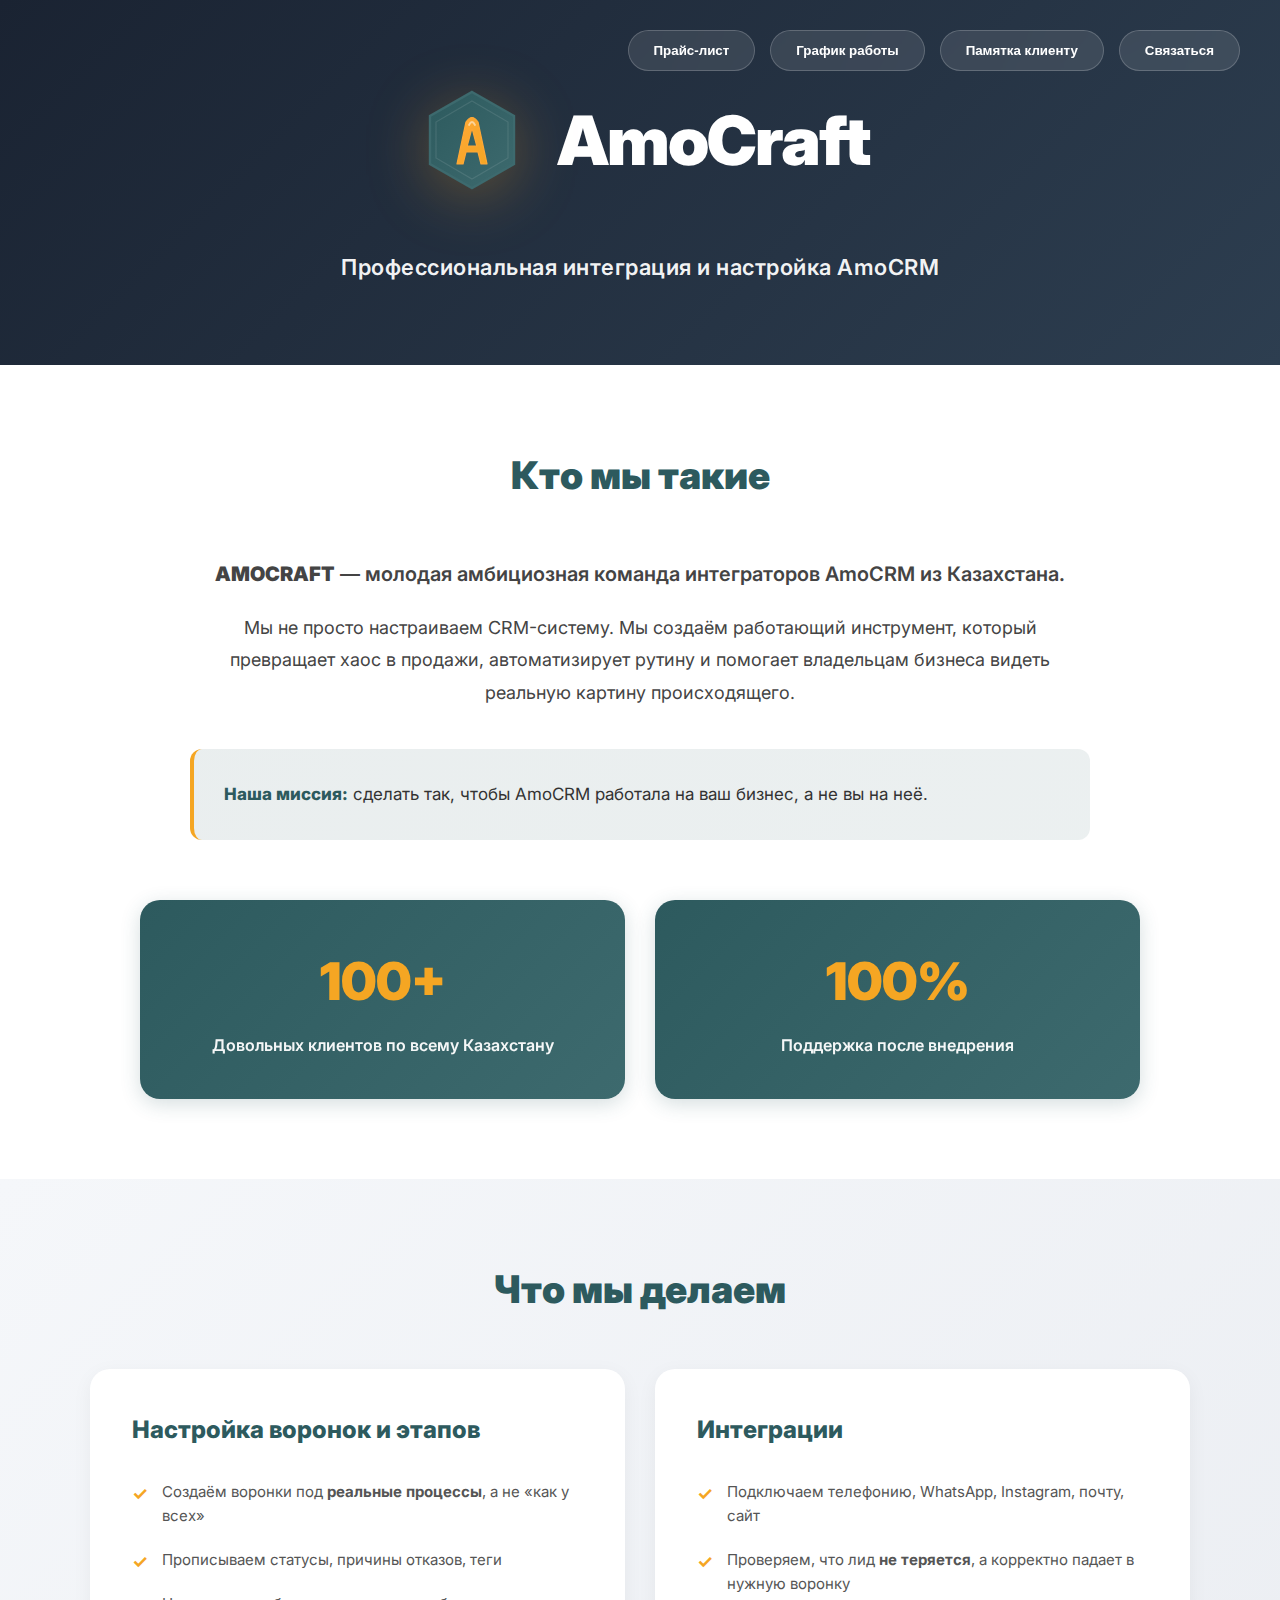
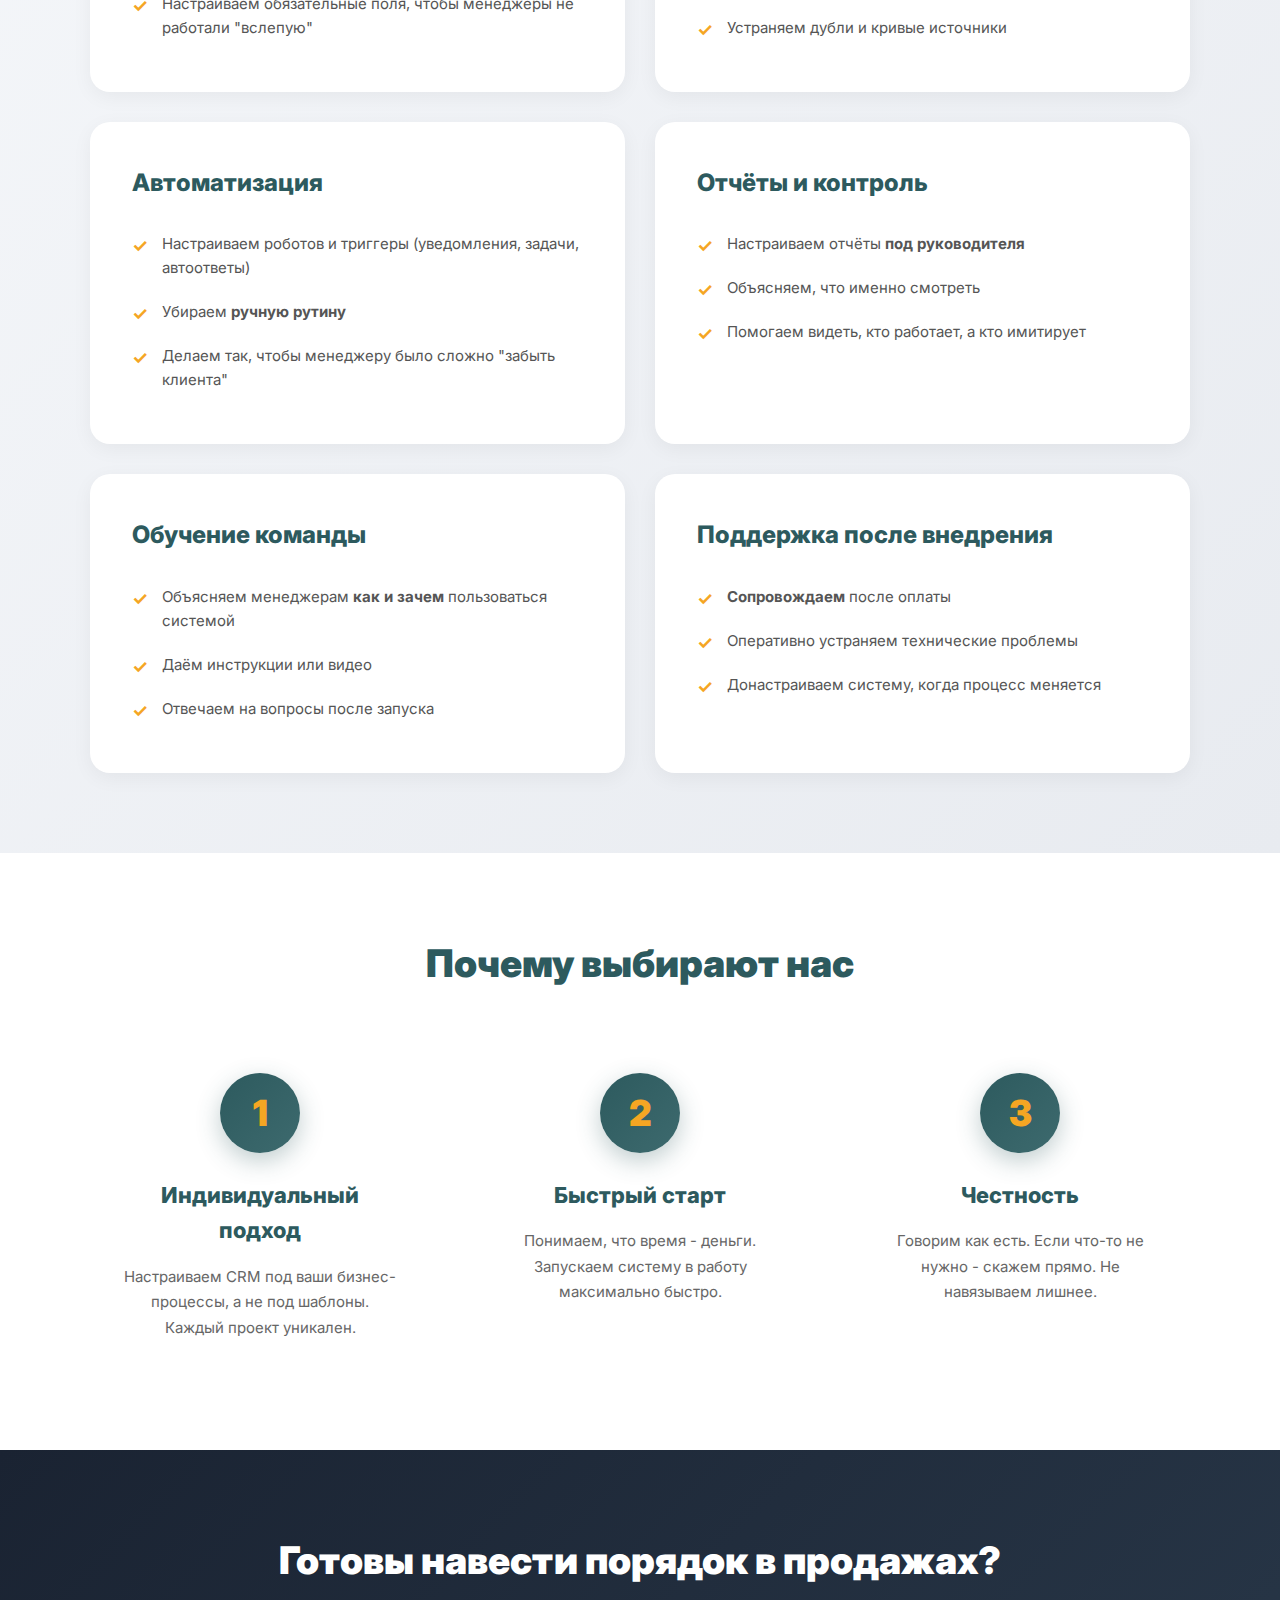
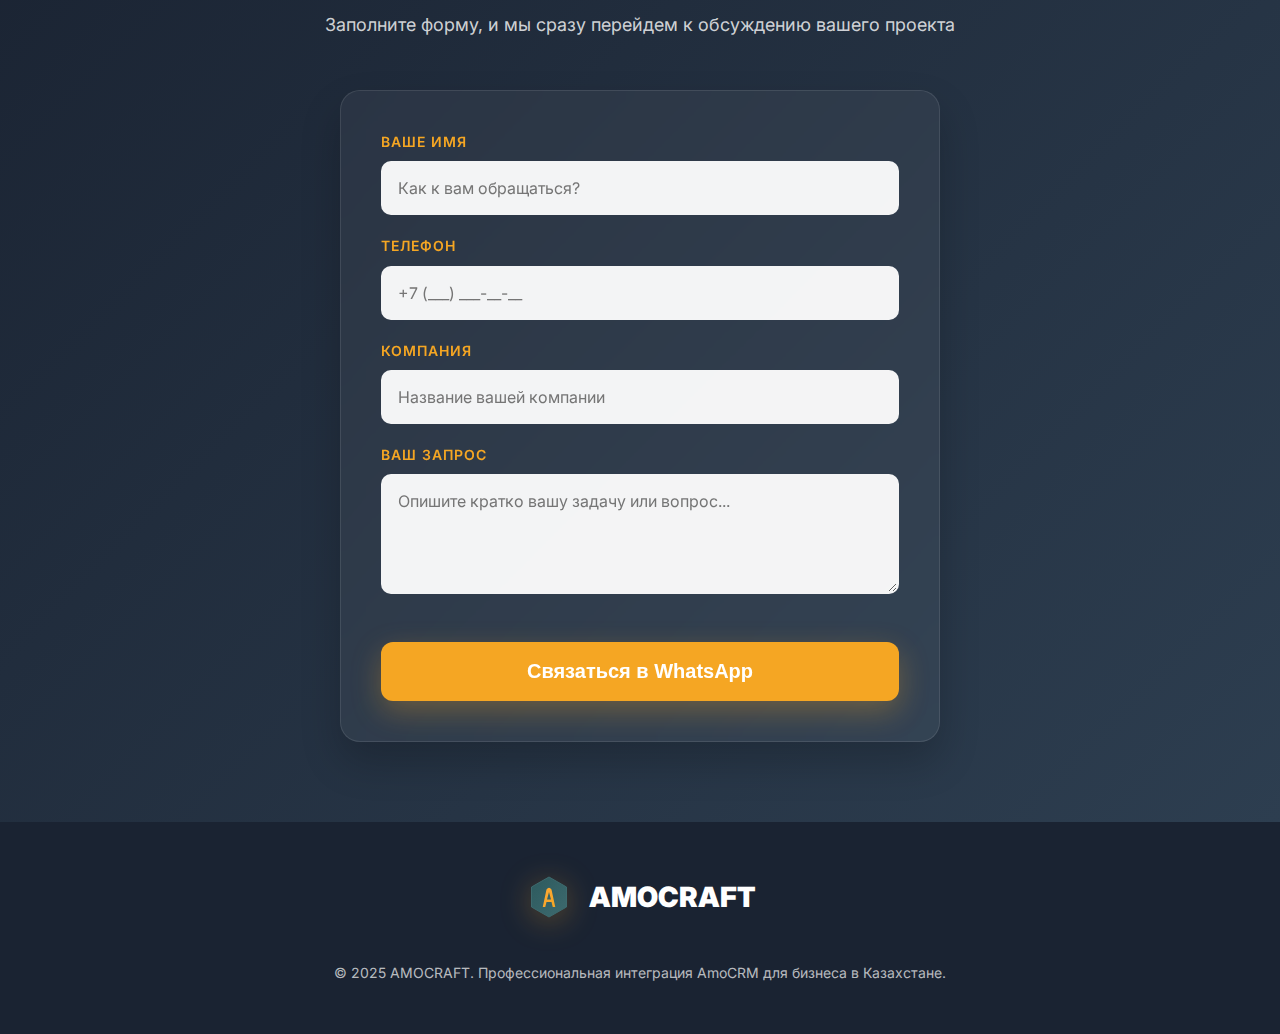
<file: index.html>
<!DOCTYPE html>
<html lang="ru">

<head>
    <meta charset="UTF-8">
    <meta name="viewport" content="width=device-width, initial-scale=1.0">
    <title>AMOCRAFT — Профессиональная интеграция AmoCRM</title>

    <!-- SEO Meta Tags -->
    <meta name="description"
        content="Внедрение и настройка AmoCRM под ключ в Казахстане. Автоматизация продаж, интеграция с WhatsApp и Instagram, обучение персонала. Увеличьте прибыль с AMOCRAFT.">
    <meta name="keywords"
        content="amocrm, внедрение crm, настройка amocrm, crm казахстан, амоцрм, автоматизация продаж, интеграция crm">

    <!-- Open Graph / Social Media -->
    <meta property="og:type" content="website">
    <meta property="og:title" content="AMOCRAFT — Профессиональная интеграция AmoCRM">
    <meta property="og:description"
        content="Внедрение и настройка AmoCRM под ключ. Автоматизируем ваши продажи и наведем порядок в бизнесе.">
    <meta property="og:url" content="https://amocraft.kz/">
    <meta property="og:site_name" content="AMOCRAFT">
    <meta property="og:image" content="https://amocraft.kz/preview.png">
    <meta property="og:image:width" content="1200">
    <meta property="og:image:height" content="630">

    <link href="https://fonts.googleapis.com/css2?family=Inter:wght@400;500;600;700;800;900&display=swap"
        rel="stylesheet">
    <style>
        * {
            margin: 0;
            padding: 0;
            box-sizing: border-box;
        }

        body {
            font-family: 'Inter', sans-serif;
            background: #f8f9fa;
            color: #1a1a2e;
            line-height: 1.6;
        }

        .container {
            max-width: 1200px;
            margin: 0 auto;
        }

        /* Шапка */
        .header {
            background: linear-gradient(135deg, #1a2332 0%, #2d3e50 100%);
            color: white;
            padding: 80px 40px;
            text-align: center;
        }

        .logo-container {
            display: inline-flex;
            align-items: center;
            gap: 25px;
            margin-bottom: 30px;
        }

        /* SVG логотип - усовершенствованная версия */
        .logo-icon {
            width: 120px;
            height: 120px;
            filter: drop-shadow(0 10px 30px rgba(245, 166, 35, 0.3));
            transition: transform 0.3s ease;
        }

        .logo-container:hover .logo-icon {
            transform: scale(1.05);
        }

        .logo-text-main {
            font-size: 68px;
            font-weight: 900;
            color: white;
            letter-spacing: -2px;
        }

        .tagline {
            font-size: 22px;
            font-weight: 600;
            color: rgba(255, 255, 255, 0.95);
            margin-top: 20px;
            letter-spacing: 0.5px;
        }

        .subtitle {
            font-size: 16px;
            color: rgba(255, 255, 255, 0.8);
            margin-top: 15px;
            font-weight: 500;
        }

        /* О компании */
        .about-section {
            background: white;
            padding: 80px 40px;
        }

        .section-title {
            font-size: 38px;
            font-weight: 900;
            text-align: center;
            margin-bottom: 50px;
            color: #2d5a5e;
        }

        .about-content {
            max-width: 900px;
            margin: 0 auto;
            font-size: 18px;
            line-height: 1.8;
            color: #444;
            text-align: center;
        }

        .stats {
            display: grid;
            grid-template-columns: repeat(auto-fit, minmax(250px, 1fr));
            gap: 30px;
            margin-top: 60px;
            max-width: 1000px;
            margin-left: auto;
            margin-right: auto;
        }

        .stat-card {
            background: linear-gradient(135deg, #2d5a5e 0%, #3d6a6e 100%);
            padding: 40px;
            border-radius: 20px;
            text-align: center;
            color: white;
            transition: transform 0.3s ease, box-shadow 0.3s ease;
            box-shadow: 0 5px 20px rgba(45, 90, 94, 0.2);
        }

        .stat-card:hover {
            transform: translateY(-8px);
            box-shadow: 0 15px 40px rgba(45, 90, 94, 0.3);
        }

        .stat-number {
            font-size: 52px;
            font-weight: 900;
            margin-bottom: 10px;
            color: #f5a623;
        }

        .stat-label {
            font-size: 16px;
            font-weight: 600;
            opacity: 0.95;
        }

        /* Услуги */
        .services-section {
            background: linear-gradient(135deg, #f5f7fa 0%, #e8ebf0 100%);
            padding: 80px 40px;
        }

        .services-grid {
            display: grid;
            grid-template-columns: repeat(auto-fit, minmax(350px, 1fr));
            gap: 30px;
            max-width: 1100px;
            margin: 0 auto;
        }

        .service-card {
            background: white;
            padding: 40px;
            border-radius: 20px;
            border: 2px solid transparent;
            transition: all 0.4s ease;
            box-shadow: 0 5px 20px rgba(0, 0, 0, 0.05);
        }

        .service-card:hover {
            border-color: #f5a623;
            transform: translateY(-5px);
            box-shadow: 0 15px 40px rgba(245, 166, 35, 0.2);
        }

        .service-title {
            font-size: 24px;
            font-weight: 800;
            margin-bottom: 20px;
            color: #2d5a5e;
        }

        .service-list {
            list-style: none;
            padding: 0;
        }

        .service-list li {
            padding: 10px 0;
            padding-left: 30px;
            position: relative;
            color: #555;
            font-size: 15px;
            line-height: 1.6;
        }

        .service-list li::before {
            content: "✓";
            position: absolute;
            left: 0;
            color: #f5a623;
            font-weight: bold;
            font-size: 18px;
        }

        /* Почему мы */
        .why-section {
            background: white;
            padding: 80px 40px;
        }

        .why-grid {
            display: grid;
            grid-template-columns: repeat(auto-fit, minmax(300px, 1fr));
            gap: 40px;
            max-width: 1100px;
            margin: 0 auto;
            margin-top: 50px;
        }

        .why-card {
            text-align: center;
            padding: 30px;
        }

        .why-icon {
            width: 80px;
            height: 80px;
            margin: 0 auto 25px;
            background: linear-gradient(135deg, #2d5a5e 0%, #3d6a6e 100%);
            border-radius: 50%;
            display: flex;
            align-items: center;
            justify-content: center;
            font-size: 36px;
            font-weight: 900;
            color: #f5a623;
            box-shadow: 0 8px 25px rgba(45, 90, 94, 0.3);
        }

        .why-title {
            font-size: 22px;
            font-weight: 800;
            margin-bottom: 15px;
            color: #2d5a5e;
        }

        .why-text {
            font-size: 15px;
            color: #666;
            line-height: 1.7;
        }

        /* CTA секция */
        .cta-section {
            background: linear-gradient(135deg, #2d5a5e 0%, #3d6a6e 100%);
            padding: 80px 40px;
            text-align: center;
            color: white;
        }

        .cta-title {
            font-size: 42px;
            font-weight: 900;
            margin-bottom: 20px;
        }

        .cta-text {
            font-size: 18px;
            margin-bottom: 40px;
            opacity: 0.95;
        }

        .cta-button {
            display: inline-block;
            background: #f5a623;
            color: white;
            padding: 18px 50px;
            border-radius: 12px;
            font-size: 18px;
            font-weight: 800;
            text-decoration: none;
            transition: all 0.3s ease;
            box-shadow: 0 10px 30px rgba(245, 166, 35, 0.3);
        }

        .cta-button:hover {
            transform: translateY(-3px);
            box-shadow: 0 15px 40px rgba(245, 166, 35, 0.5);
            background: #ff9800;
        }

        /* Футер */
        .footer {
            background: #1a2332;
            color: white;
            padding: 50px 40px;
            text-align: center;
        }

        .footer-logo-container {
            display: inline-flex;
            align-items: center;
            gap: 15px;
            margin-bottom: 20px;
        }

        .footer .logo-icon {
            width: 50px;
            height: 50px;
            filter: drop-shadow(0 5px 15px rgba(245, 166, 35, 0.3));
        }

        .footer-logo-text {
            font-size: 28px;
            font-weight: 900;
        }

        .footer-text {
            color: rgba(255, 255, 255, 0.7);
            font-size: 14px;
            margin-top: 20px;
        }

        /* Highlight box */
        .highlight-box {
            background: linear-gradient(135deg, rgba(45, 90, 94, 0.1) 0%, rgba(61, 106, 110, 0.1) 100%);
            border-left: 4px solid #f5a623;
            padding: 30px;
            border-radius: 12px;
            margin: 40px auto;
            max-width: 900px;
            font-size: 17px;
            line-height: 1.8;
            color: #333;
        }

        .highlight-box strong {
            color: #2d5a5e;
            font-weight: 800;
        }

        @media (max-width: 768px) {
            .logo-container {
                flex-direction: column;
                gap: 15px;
            }

            .logo-icon {
                width: 80px;
                height: 80px;
            }

            .logo-text-main {
                font-size: 42px;
            }

            .section-title {
                font-size: 28px;
            }

            .stat-number {
                font-size: 38px;
            }

            .services-grid,
            .why-grid {
                grid-template-columns: 1fr;
            }
        }

        /* Header Buttons */
        .header-btn-container {
            position: absolute;
            top: 30px;
            right: 40px;
            display: flex;
            gap: 15px;
            z-index: 100;
        }

        .header-btn {
            background: rgba(255, 255, 255, 0.1);
            border: 1px solid rgba(255, 255, 255, 0.2);
            color: white;
            padding: 12px 25px;
            border-radius: 50px;
            font-weight: 600;
            text-decoration: none;
            transition: all 0.3s ease;
            backdrop-filter: blur(10px);
            cursor: pointer;
        }

        .header-btn:hover {
            background: #f5a623;
            border-color: #f5a623;
            transform: translateY(-2px);
            box-shadow: 0 5px 15px rgba(245, 166, 35, 0.3);
            color: white;
        }

        @media (max-width: 768px) {
            .header-btn-container {
                position: relative;
                top: auto;
                right: auto;
                margin-bottom: 20px;
                flex-direction: column;
                align-items: center;
                gap: 10px;
            }
        }

        /* Modal Styles */
        .modal-overlay {
            position: fixed;
            top: 0;
            left: 0;
            width: 100%;
            height: 100%;
            background: rgba(26, 35, 50, 0.85);
            backdrop-filter: blur(8px);
            display: flex;
            justify-content: center;
            align-items: center;
            z-index: 1000;
            opacity: 0;
            visibility: hidden;
            transition: all 0.3s ease;
        }

        .modal-overlay.active {
            opacity: 1;
            visibility: visible;
        }

        .modal-content {
            background: white;
            padding: 50px;
            border-radius: 20px;
            max-width: 600px;
            width: 90%;
            text-align: center;
            position: relative;
            transform: scale(0.8);
            transition: all 0.3s cubic-bezier(0.34, 1.56, 0.64, 1);
            box-shadow: 0 20px 60px rgba(0, 0, 0, 0.3);
            border: 2px solid #f5a623;
            max-height: 90vh;
            /* Limit height */
            overflow-y: auto;
            /* Enable scrolling */
        }

        .modal-overlay.active .modal-content {
            transform: scale(1);
        }

        .close-modal-btn {
            position: absolute;
            top: 15px;
            right: 20px;
            font-size: 28px;
            color: #999;
            cursor: pointer;
            transition: color 0.2s;
            line-height: 1;
            z-index: 10;
            /* Ensure above scroll */
        }

        .close-modal-btn:hover {
            color: #ff5e57;
        }

        .modal-icon {
            font-size: 60px;
            margin-bottom: 20px;
            display: inline-block;
        }

        .modal-title {
            font-size: 32px;
            font-weight: 800;
            color: #2d5a5e;
            margin-bottom: 15px;
        }

        .modal-text {
            font-size: 18px;
            color: #555;
            line-height: 1.6;
            margin-bottom: 15px;
        }

        /* Modal List Styling */
        .modal-text ul {
            text-align: left;
            margin-bottom: 15px;
            padding-left: 20px;
        }

        .modal-subtitle {
            font-size: 20px;
            font-weight: 700;
            color: #2d5a5e;
            margin-top: 20px;
            margin-bottom: 10px;
            display: block;
        }

        @media (max-width: 768px) {
            .header-btn-container {
                position: relative;
                top: auto;
                right: auto;
                margin-bottom: 20px;
                display: flex;
            }
        }

        /* Ticker Styles */
        .ticker-wrapper {
            width: 100%;
            background-color: #f5a623;
            color: #1a2332;
            overflow: hidden;
            border-bottom: 2px solid #1a2332;
            position: relative;
            z-index: 1001;
            /* Ensure above everything */
        }

        .ticker-container {
            width: 100%;
            overflow: hidden;
            white-space: nowrap;
            padding: 8px 0;
            display: flex;
        }

        .ticker-content {
            display: inline-block;
            white-space: nowrap;
            animation: ticker 30s linear infinite;
            padding-left: 100%;
            /* Start from right */
            font-weight: 700;
            font-size: 15px;
        }

        .ticker-content a {
            color: #1a2332;
            text-decoration: none;
            border-bottom: 1px solid rgba(26, 35, 50, 0.3);
            margin: 0 5px;
            transition: all 0.2s;
        }

        .ticker-content a:hover {
            border-bottom-color: #1a2332;
            color: maroon;
        }

        .ticker-item {
            display: inline-block;
            padding: 0 30px;
        }

        @keyframes ticker {
            0% {
                transform: translateX(0);
            }

            100% {
                transform: translateX(-100%);
            }
        }

        /* Contact Form */
        .contact-form-section {
            background: linear-gradient(135deg, #1a2332 0%, #2d3e50 100%);
            padding: 80px 40px;
            color: white;
            position: relative;
        }

        .form-container {
            max-width: 600px;
            margin: 0 auto;
            background: rgba(255, 255, 255, 0.05);
            padding: 40px;
            border-radius: 20px;
            border: 1px solid rgba(255, 255, 255, 0.1);
            backdrop-filter: blur(10px);
            box-shadow: 0 20px 40px rgba(0, 0, 0, 0.2);
        }

        .form-group {
            margin-bottom: 20px;
        }

        .form-label {
            display: block;
            margin-bottom: 8px;
            font-weight: 600;
            color: #f5a623;
            font-size: 14px;
            text-transform: uppercase;
            letter-spacing: 1px;
        }

        .form-input,
        .form-textarea {
            width: 100%;
            padding: 15px;
            background: rgba(255, 255, 255, 0.95);
            border: 2px solid transparent;
            border-radius: 10px;
            font-size: 16px;
            font-family: 'Inter', sans-serif;
            transition: all 0.3s ease;
            color: #1a2332;
        }

        .form-input:focus,
        .form-textarea:focus {
            outline: none;
            border-color: #f5a623;
            box-shadow: 0 0 15px rgba(245, 166, 35, 0.2);
            transform: translateY(-2px);
        }

        .form-textarea {
            min-height: 120px;
            resize: vertical;
        }
    </style>
</head>

<body>

    <!-- Шапка -->
    <div class="header">
        <div class="header-btn-container">
            <button class="header-btn" onclick="openModal('priceModal')">Прайс-лист</button>
            <button class="header-btn" onclick="openModal('scheduleModal')">График работы</button>
            <button class="header-btn" onclick="openModal('tzModal')">Памятка клиенту</button>
            <button class="header-btn" onclick="openModal('contactModal')">Связаться</button>
        </div>
        <div class="container">
            <div class="logo-container">
                <!-- Усовершенствованный SVG логотип -->
                <svg class="logo-icon" viewBox="0 0 200 200" xmlns="http://www.w3.org/2000/svg">
                    <defs>
                        <linearGradient id="hexGrad" x1="0%" y1="0%" x2="100%" y2="100%">
                            <stop offset="0%" style="stop-color:#2d5a5e"></stop>
                            <stop offset="100%" style="stop-color:#3d6a6e"></stop>
                        </linearGradient>
                        <linearGradient id="letterGrad" x1="0%" y1="0%" x2="100%" y2="100%">
                            <stop offset="0%" style="stop-color:#ffa836"></stop>
                            <stop offset="100%" style="stop-color:#f5a623"></stop>
                        </linearGradient>
                    </defs>

                    <!-- Шестиугольник -->
                    <path d="M100 20 L170 60 L170 140 L100 180 L30 140 L30 60 Z" fill="url(#hexGrad)" stroke="#3d6a6e"
                        stroke-width="4"></path>

                    <!-- Внутренний шестиугольник (эффект глубины) -->
                    <path d="M100 35 L160 70 L160 130 L100 165 L40 130 L40 70 Z" fill="none"
                        stroke="rgba(255,255,255,0.1)" stroke-width="2"></path>

                    <!-- Буква A (стилизованная) -->
                    <path
                        d="M85 140 L75 140 L90 70 Q100 55 110 70 L125 140 L115 140 L110 120 L90 120 Z M92 110 L108 110 L100 80 Z"
                        fill="url(#letterGrad)" stroke="#ffa836" stroke-width="2" stroke-linejoin="round"></path>

                    <!-- Подсветка на букве A -->
                    <path d="M95 75 Q100 65 105 75" fill="none" stroke="rgba(255,255,255,0.5)" stroke-width="3"
                        stroke-linecap="round"></path>
                </svg>

                <div class="logo-text-main">AmoCraft</div>
            </div>
            <div class="tagline">Профессиональная интеграция и настройка AmoCRM</div>
        </div>
    </div>



    <!-- О компании -->
    <div class="about-section">
        <div class="container">
            <h2 class="section-title">Кто мы такие</h2>
            <div class="about-content">
                <p style="font-weight: 600; font-size: 20px; margin-bottom: 20px;">
                    <strong>AMOCRAFT</strong> — молодая амбициозная команда интеграторов AmoCRM из Казахстана.
                </p>
                <p>
                    Мы не просто настраиваем CRM-систему. Мы создаём работающий инструмент, который превращает хаос в
                    продажи,
                    автоматизирует рутину и помогает владельцам бизнеса видеть реальную картину происходящего.
                </p>
            </div>

            <div class="highlight-box">
                <strong>Наша миссия:</strong> сделать так, чтобы AmoCRM работала на ваш бизнес, а не вы на неё.
            </div>

            <div class="stats">
                <div class="stat-card">
                    <div class="stat-number">100+</div>
                    <div class="stat-label">Довольных клиентов по всему Казахстану</div>
                </div>
                <div class="stat-card">
                    <div class="stat-number">100%</div>
                    <div class="stat-label">Поддержка после внедрения</div>
                </div>
            </div>
        </div>
    </div>

    <!-- Что мы делаем -->
    <div class="services-section">
        <div class="container">
            <h2 class="section-title">Что мы делаем</h2>
            <div class="services-grid">
                <!-- Сервис 1 -->
                <div class="service-card">
                    <h3 class="service-title">Настройка воронок и этапов</h3>
                    <ul class="service-list">
                        <li>Создаём воронки под <strong>реальные процессы</strong>, а не «как у всех»</li>
                        <li>Прописываем статусы, причины отказов, теги</li>
                        <li>Настраиваем обязательные поля, чтобы менеджеры не работали "вслепую"</li>
                    </ul>
                </div>

                <!-- Сервис 2 -->
                <div class="service-card">
                    <h3 class="service-title">Интеграции</h3>
                    <ul class="service-list">
                        <li>Подключаем телефонию, WhatsApp, Instagram, почту, сайт</li>
                        <li>Проверяем, что лид <strong>не теряется</strong>, а корректно падает в нужную воронку</li>
                        <li>Устраняем дубли и кривые источники</li>
                    </ul>
                </div>

                <!-- Сервис 3 -->
                <div class="service-card">
                    <h3 class="service-title">Автоматизация</h3>
                    <ul class="service-list">
                        <li>Настраиваем роботов и триггеры (уведомления, задачи, автоответы)</li>
                        <li>Убираем <strong>ручную рутину</strong></li>
                        <li>Делаем так, чтобы менеджеру было сложно "забыть клиента"</li>
                    </ul>
                </div>

                <!-- Сервис 4 -->
                <div class="service-card">
                    <h3 class="service-title">Отчёты и контроль</h3>
                    <ul class="service-list">
                        <li>Настраиваем отчёты <strong>под руководителя</strong></li>
                        <li>Объясняем, что именно смотреть</li>
                        <li>Помогаем видеть, кто работает, а кто имитирует</li>
                    </ul>
                </div>

                <!-- Сервис 5 -->
                <div class="service-card">
                    <h3 class="service-title">Обучение команды</h3>
                    <ul class="service-list">
                        <li>Объясняем менеджерам <strong>как и зачем</strong> пользоваться системой</li>
                        <li>Даём инструкции или видео</li>
                        <li>Отвечаем на вопросы после запуска</li>
                    </ul>
                </div>

                <!-- Сервис 6 -->
                <div class="service-card">
                    <h3 class="service-title">Поддержка после внедрения</h3>
                    <ul class="service-list">
                        <li><strong>Сопровождаем</strong> после оплаты</li>
                        <li>Оперативно устраняем технические проблемы</li>
                        <li>Донастраиваем систему, когда процесс меняется</li>
                    </ul>
                </div>
            </div>
        </div>
    </div>

    <!-- Почему мы -->
    <div class="why-section">
        <div class="container">
            <h2 class="section-title">Почему выбирают нас</h2>
            <div class="why-grid">
                <div class="why-card">
                    <div class="why-icon">1</div>
                    <h3 class="why-title">Индивидуальный подход</h3>
                    <p class="why-text">Настраиваем CRM под ваши бизнес-процессы, а не под шаблоны. Каждый проект
                        уникален.</p>
                </div>

                <div class="why-card">
                    <div class="why-icon">2</div>
                    <h3 class="why-title">Быстрый старт</h3>
                    <p class="why-text">Понимаем, что время - деньги. Запускаем систему в работу максимально быстро.</p>
                </div>

                <div class="why-card">
                    <div class="why-icon">3</div>
                    <h3 class="why-title">Честность</h3>
                    <p class="why-text">Говорим как есть. Если что-то не нужно - скажем прямо. Не навязываем лишнее.</p>
                </div>
            </div>
        </div>
    </div>

    <!-- Fuuter content -->
    <!-- Цены (Old Section Removed) -->

    <!-- Форма связи (Embedded at bottom) -->
    <div class="contact-form-section" id="contact-form-section">
        <div class="container">
            <h2 class="section-title" style="color: white; margin-bottom: 20px;">Готовы навести порядок в продажах?</h2>
            <p
                style="text-align: center; color: rgba(255,255,255,0.8); margin-bottom: 50px; font-size: 18px; max-width: 700px; margin-left: auto; margin-right: auto;">
                Заполните форму, и мы сразу перейдем к обсуждению вашего проекта
            </p>

            <div class="form-container">
                <form onsubmit="event.preventDefault(); sendToWhatsapp('form');">
                    <div class="form-group">
                        <label class="form-label">Ваше имя</label>
                        <input type="text" id="formName" class="form-input" placeholder="Как к вам обращаться?"
                            required>
                    </div>

                    <div class="form-group">
                        <label class="form-label">Телефон</label>
                        <input type="tel" id="formPhone" class="form-input" placeholder="+7 (___) ___-__-__" required>
                    </div>

                    <div class="form-group">
                        <label class="form-label">Компания</label>
                        <input type="text" id="formCompany" class="form-input" placeholder="Название вашей компании">
                    </div>

                    <div class="form-group">
                        <label class="form-label">Ваш запрос</label>
                        <textarea id="formRequest" class="form-textarea"
                            placeholder="Опишите кратко вашу задачу или вопрос..."></textarea>
                    </div>

                    <div style="text-align: center; margin-top: 40px;">
                        <button type="submit" class="cta-button"
                            style="border: none; cursor: pointer; width: 100%; font-size: 20px;">
                            Связаться в WhatsApp
                        </button>
                    </div>
                </form>
            </div>
        </div>
    </div>

    <!-- Футер -->
    <div class="footer">
        <div class="container">
            <div class="footer-logo-container">
                <svg class="logo-icon" viewBox="0 0 200 200" xmlns="http://www.w3.org/2000/svg">
                    <defs>
                        <linearGradient id="hexGrad2" x1="0%" y1="0%" x2="100%" y2="100%">
                            <stop offset="0%" style="stop-color:#2d5a5e"></stop>
                            <stop offset="100%" style="stop-color:#3d6a6e"></stop>
                        </linearGradient>
                        <linearGradient id="letterGrad2" x1="0%" y1="0%" x2="100%" y2="100%">
                            <stop offset="0%" style="stop-color:#ffa836"></stop>
                            <stop offset="100%" style="stop-color:#f5a623"></stop>
                        </linearGradient>
                    </defs>
                    <path d="M100 20 L170 60 L170 140 L100 180 L30 140 L30 60 Z" fill="url(#hexGrad2)" stroke="#3d6a6e"
                        stroke-width="4"></path>
                    <path
                        d="M85 140 L75 140 L90 70 Q100 55 110 70 L125 140 L115 140 L110 120 L90 120 Z M92 110 L108 110 L100 80 Z"
                        fill="url(#letterGrad2)"></path>
                </svg>
                <div class="footer-logo-text">AMOCRAFT</div>
            </div>
            <div class="footer-text">
                © 2025 AMOCRAFT. Профессиональная интеграция AmoCRM для бизнеса в Казахстане.
            </div>
        </div>
    </div>

    <!-- Modal Popup: Price -->
    <div class="modal-overlay" id="priceModal" onclick="closeModal(event, 'priceModal')">
        <div class="modal-content">
            <div class="close-modal-btn" onclick="toggleModal('priceModal')">&times;</div>
            <div class="modal-icon">📋</div>
            <h2 class="modal-title">Прайс-лист</h2>
            <p class="modal-text">Данный раздел скоро появится</p>
        </div>
    </div>

    <!-- Modal Popup: Schedule -->
    <div class="modal-overlay" id="scheduleModal" onclick="closeModal(event, 'scheduleModal')">
        <div class="modal-content">
            <div class="close-modal-btn" onclick="toggleModal('scheduleModal')">&times;</div>
            <div class="modal-icon">🕒</div>
            <h2 class="modal-title">График работы</h2>
            <p class="modal-text">
                График работы компании:<br>
                <strong>с 10:00 до 18:00</strong><br>
                с Пн по Пт
            </p>
        </div>
    </div>

    <!-- Modal Popup: TZ Memo -->
    <div class="modal-overlay" id="tzModal" onclick="closeModal(event, 'tzModal')">
        <div class="modal-content">
            <div class="close-modal-btn" onclick="toggleModal('tzModal')">&times;</div>
            <div class="modal-icon">📝</div>
            <h2 class="modal-title">Памятка для клиента</h2>
            <div class="modal-text" style="text-align: left;">
                <p><strong>Как составить идеальное ТЗ для CRM?</strong></p>
                <p>Чтобы мы могли настроить amoCRM именно под ваш бизнес, ответьте на эти вопросы:</p>

                <span class="modal-subtitle">1. Зачем вам CRM?</span>
                <p>Какую главную проблему вы хотите решить? (напр. теряем заявки, нет контроля продаж)</p>

                <span class="modal-subtitle">2. Как вы продаете сейчас?</span>
                <p>Опишите путь клиента от "увидел рекламу" до "купил".</p>
                <p><em>Пример: Заявка -> Звонок -> КП -> Счет -> Оплата.</em></p>

                <span class="modal-subtitle">3. Откуда приходят клиенты?</span>
                <ul>
                    <li>Сайт</li>
                    <li>Instagram / соцсети</li>
                    <li>WhatsApp / Telegram</li>
                    <li>Звонки</li>
                </ul>

                <span class="modal-subtitle">4. Кто будет работать?</span>
                <p>Сколько менеджеров? Есть ли РОП?</p>

                <span class="modal-subtitle">5. Что автоматизировать?</span>
                <p>Какие рутинные действия отнимают время? (напр. отправка SMS, договоры)</p>

                <hr style="margin: 20px 0; border: 0; border-top: 1px solid #eee;">
                <p style="font-size: 16px; color: #f5a623;"><strong>Совет:</strong> Чем подробнее вы опишете процесс
                    продаж, тем точнее будет настройка!</p>
            </div>
        </div>
    </div>

    <!-- Modal Popup: Contact Form -->
    <div class="modal-overlay" id="contactModal" onclick="closeModal(event, 'contactModal')">
        <div class="modal-content">
            <div class="close-modal-btn" onclick="toggleModal('contactModal')">&times;</div>
            <div class="modal-icon">✉️</div>
            <h2 class="modal-title">Оставьте заявку</h2>
            <p style="text-align: center; color: rgba(255,255,255,0.8); margin-bottom: 30px; font-size: 16px;">
                Заполните форму, и мы сразу перейдем к обсуждению вашего проекта в WhatsApp
            </p>
            <div class="form-container">
                <form onsubmit="event.preventDefault(); sendToWhatsapp('modal');">
                    <div class="form-group">
                        <label class="form-label">Ваше имя</label>
                        <input type="text" id="modalFormName" class="form-input" placeholder="Как к вам обращаться?"
                            required>
                    </div>

                    <div class="form-group">
                        <label class="form-label">Телефон</label>
                        <input type="tel" id="modalFormPhone" class="form-input" placeholder="+7 (___) ___-__-__"
                            required>
                    </div>

                    <div class="form-group">
                        <label class="form-label">Компания</label>
                        <input type="text" id="modalFormCompany" class="form-input"
                            placeholder="Название вашей компании">
                    </div>

                    <div class="form-group">
                        <label class="form-label">Ваш запрос</label>
                        <textarea id="modalFormRequest" class="form-textarea"
                            placeholder="Опишите кратко вашу задачу или вопрос..."></textarea>
                    </div>

                    <div style="text-align: center; margin-top: 40px;">
                        <button type="submit" class="cta-button"
                            style="border: none; cursor: pointer; width: 100%; font-size: 20px;">
                            Связаться в WhatsApp
                        </button>
                    </div>
                </form>
            </div>
        </div>
    </div>

    <script>
        function openModal(modalId) {
            document.getElementById(modalId).classList.add('active');
            document.body.style.overflow = 'hidden'; // Prevent scrolling
        }

        function closeModal(event, modalId) {
            // Close only if clicked on overlay or close button
            if (event.target.id === modalId) {
                toggleModal(modalId);
            }
        }

        function toggleModal(modalId) {
            const modal = document.getElementById(modalId);
            if (modal.classList.contains('active')) {
                modal.classList.remove('active');
                document.body.style.overflow = '';
            } else {
                modal.classList.add('active');
                document.body.style.overflow = 'hidden';
            }
        }
    </script>
    <script>
        // WhatsApp Sender
        function sendToWhatsapp(source) {
            let name, phone, company, request;

            if (source === 'modal') {
                name = document.getElementById('modalFormName').value;
                phone = document.getElementById('modalFormPhone').value;
                company = document.getElementById('modalFormCompany').value;
                request = document.getElementById('modalFormRequest').value;
            } else {
                // This else block would handle any other forms if they existed,
                // but with the current changes, only the modal form remains.
                // For robustness, if a non-modal form were added later,
                // its elements would need unique IDs and this logic would expand.
                // For now, this path might not be strictly necessary if all forms are modals.
                // However, keeping it as per the instruction's diff.
                name = document.getElementById('formName').value; // These IDs no longer exist in the main document
                phone = document.getElementById('formPhone').value; // but are kept as per the diff.
                company = document.getElementById('formCompany').value;
                request = document.getElementById('formRequest').value;
            }

            // Format the message
            const text = `Здравствуйте, пишу вам через сайт amocraft.\nМеня зовут ${name}, компания ${company}.\nМои контакты: ${phone}.\nИду к вам с запросом: ${request}`;

            // Encode for URL
            const encodedText = encodeURIComponent(text);
            const url = `https://wa.me/77782573264?text=${encodedText}`;

            // Open in new tab
            window.open(url, '_blank');
        }
    </script>
</body>

</html>
</file>
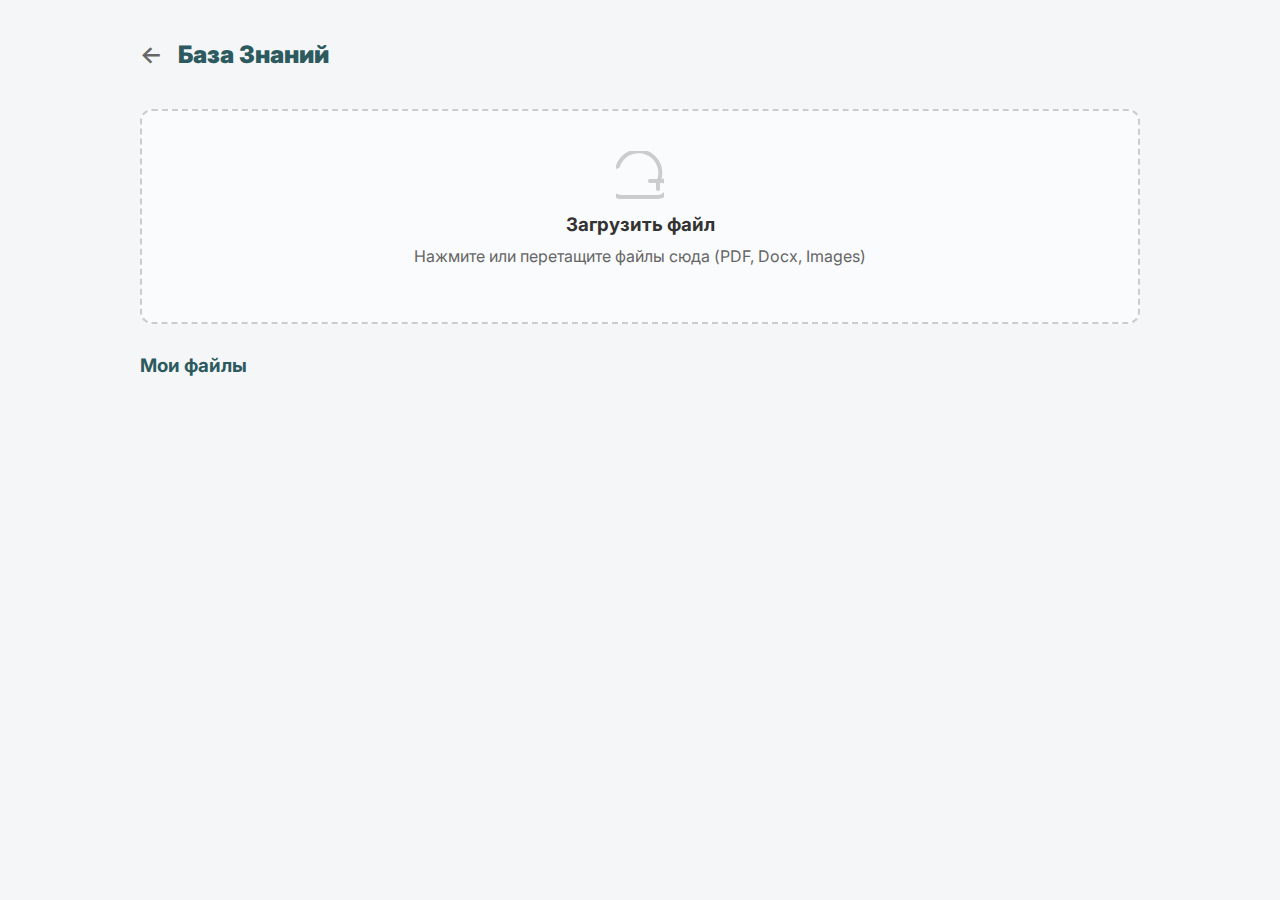
<file: amocraft_wiki/index.html>
<!DOCTYPE html>
<html lang="ru">

<head>
    <meta charset="UTF-8">
    <title>База Знаний | AMOCRAFT</title>
    <link href="https://fonts.googleapis.com/css2?family=Inter:wght@400;500;600;700;800;900&display=swap"
        rel="stylesheet">
    <style>
        :root {
            --primary: #2d5a5e;
            --accent: #f5a623;
            --bg: #f4f6f8;
        }

        body {
            font-family: 'Inter', sans-serif;
            background: var(--bg);
            color: #333;
            margin: 0;
            padding: 40px;
            display: flex;
            justify-content: center;
        }

        .container {
            max-width: 1000px;
            width: 100%;
        }

        .header {
            display: flex;
            justify-content: space-between;
            align-items: center;
            margin-bottom: 40px;
        }

        .logo {
            font-size: 24px;
            font-weight: 900;
            color: var(--primary);
            display: flex;
            align-items: center;
            gap: 15px;
        }

        .files-grid {
            display: grid;
            grid-template-columns: repeat(auto-fill, minmax(200px, 1fr));
            gap: 20px;
            margin-top: 20px;
        }

        .file-card {
            background: white;
            border-radius: 12px;
            padding: 20px;
            text-decoration: none;
            color: #333;
            transition: all 0.3s;
            position: relative;
            box-shadow: 0 2px 10px rgba(0, 0, 0, 0.05);
            display: flex;
            flex-direction: column;
            align-items: center;
            text-align: center;
            border: 1px solid transparent;
        }

        .btn-delete-file {
            position: absolute;
            top: 5px;
            right: 5px;
            background: none;
            border: none;
            color: #ccc;
            font-size: 20px;
            cursor: pointer;
            z-index: 10;
            line-height: 1;
            padding: 0 5px;
        }

        .btn-delete-file:hover {
            color: #ff5e57;
        }

        .file-card:hover {
            transform: translateY(-5px);
            box-shadow: 0 10px 20px rgba(0, 0, 0, 0.1);
            border-color: var(--accent);
        }

        .file-icon {
            font-size: 40px;
            margin-bottom: 15px;
        }

        .file-name {
            font-weight: 600;
            font-size: 14px;
            margin-bottom: 5px;
            word-break: break-all;
        }

        .file-meta {
            font-size: 11px;
            color: #999;
        }

        /* Upload Area */
        .upload-area {
            border: 2px dashed #ccc;
            border-radius: 12px;
            padding: 40px;
            text-align: center;
            background: rgba(255, 255, 255, 0.5);
            cursor: pointer;
            transition: all 0.3s;
            margin-bottom: 30px;
        }

        .upload-area:hover,
        .upload-area.dragover {
            border-color: var(--accent);
            background: rgba(245, 166, 35, 0.1);
        }

        .upload-text {
            color: #666;
            margin-top: 10px;
        }

        .btn-hide {
            display: none;
        }

        .btn-back {
            text-decoration: none;
            color: #666;
            font-weight: 600;
            display: flex;
            align-items: center;
            gap: 5px;
        }
    </style>
</head>

<body>

    <div class="container">
        <div class="header">
            <div class="logo">
                <a href="../secret_hub.html" class="btn-back">←</a>
                <span>База Знаний</span>
            </div>
            <!-- Hidden input for file selection -->
            <input type="file" id="fileInput" class="btn-hide" multiple>
        </div>

        <!-- Droppable Upload Zone -->
        <div class="upload-area" id="dropZone" onclick="document.getElementById('fileInput').click()">
            <div style="color: #ccc;">
                <svg width="48" height="48" viewBox="0 0 24 24" fill="none" stroke="currentColor" stroke-width="2"
                    stroke-linecap="round" stroke-linejoin="round">
                    <path
                        d="M21.2 15c.7-1.2 1-2.5 1-3.9 0-6.1-4.9-11-10.9-11-4.8 0-8.9 3-10.3 7.5-1.4.3-2.6 1.1-3.4 2.3C-3.2 11.6-3.8 14-3.8 16.5c0 3.6 2.9 6.5 6.5 6.5H21c2.5 0 4.5-2 4.5-4.5 0-1.4-.6-2.8-1.7-3.6z">
                    </path>
                    <path d="M21 15v4"></path>
                    <path d="M21 15h-4"></path>
                </svg>
            </div>
            <h3 style="margin: 10px 0;">Загрузить файл</h3>
            <p class="upload-text">Нажмите или перетащите файлы сюда (PDF, Docx, Images)</p>
        </div>

        <h3 style="color: var(--primary);">Мои файлы</h3>
        <div class="files-grid" id="fileList">
            <!-- New files will appear here -->
        </div>
    </div>

    <script>
        const fileInput = document.getElementById('fileInput');
        const fileList = document.getElementById('fileList');
        const dropZone = document.getElementById('dropZone');

        // Drag & Drop effects
        dropZone.addEventListener('dragover', (e) => {
            e.preventDefault();
            dropZone.classList.add('dragover');
        });

        dropZone.addEventListener('dragleave', () => {
            dropZone.classList.remove('dragover');
        });

        dropZone.addEventListener('drop', (e) => {
            e.preventDefault();
            dropZone.classList.remove('dragover');
            handleFiles(e.dataTransfer.files);
        });

        fileInput.addEventListener('change', (e) => {
            handleFiles(e.target.files);
        });

        function handleFiles(files) {
            Array.from(files).forEach(file => {
                addFileToUI(file);
            });
        }

        function addFileToUI(file) {
            // Determine icon based on type
            let icon = '<svg width="32" height="32" viewBox="0 0 24 24" fill="none" stroke="currentColor" stroke-width="2" stroke-linecap="round" stroke-linejoin="round"><path d="M14 2H6a2 2 0 0 0-2 2v16a2 2 0 0 0 2 2h12a2 2 0 0 0 2-2V8z"></path><polyline points="14 2 14 8 20 8"></polyline><line x1="16" y1="13" x2="8" y2="13"></line><line x1="16" y1="17" x2="8" y2="17"></line><polyline points="10 9 9 9 8 9"></polyline></svg>';

            if (file.type.includes('pdf')) icon = '<svg width="32" height="32" viewBox="0 0 24 24" fill="none" stroke="currentColor" stroke-width="2" stroke-linecap="round" stroke-linejoin="round"><path d="M14 2H6a2 2 0 0 0-2 2v16a2 2 0 0 0 2 2h12a2 2 0 0 0 2-2V8z"></path><polyline points="14 2 14 8 20 8"></polyline></svg>';
            if (file.type.includes('image')) icon = '<svg width="32" height="32" viewBox="0 0 24 24" fill="none" stroke="currentColor" stroke-width="2" stroke-linecap="round" stroke-linejoin="round"><rect x="3" y="3" width="18" height="18" rx="2" ry="2"></rect><circle cx="8.5" cy="8.5" r="1.5"></circle><polyline points="21 15 16 10 5 21"></polyline></svg>';
            if (file.type.includes('spreadsheet') || file.name.endsWith('.csv')) icon = '<svg width="32" height="32" viewBox="0 0 24 24" fill="none" stroke="currentColor" stroke-width="2" stroke-linecap="round" stroke-linejoin="round"><path d="M14 2H6a2 2 0 0 0-2 2v16a2 2 0 0 0 2 2h12a2 2 0 0 0 2-2V8z"></path><polyline points="14 2 14 8 20 8"></polyline><line x1="8" y1="13" x2="16" y2="13"></line><line x1="8" y1="17" x2="16" y2="17"></line><line x1="10" y1="9" x2="8" y2="9"></line></svg>';

            // Create fake URL (works only for current session)
            const url = URL.createObjectURL(file);

            // Create Card Container
            const card = document.createElement('div');
            card.className = 'file-card';

            // Format size
            const size = (file.size / 1024 / 1024).toFixed(2) + ' MB';

            card.innerHTML = `
                <button class="btn-delete-file" onclick="this.parentElement.remove()">×</button>
                <a href="${url}" target="_blank" style="text-decoration:none; color:inherit; display:flex; flex-direction:column; align-items:center; width:100%;">
                    <div class="file-icon">${icon}</div>
                    <div class="file-name">${file.name}</div>
                    <div class="file-meta">${file.type.split('/')[1]?.toUpperCase() || 'FILE'} • ${size}</div>
                </a>
            `;

            // Insert at the beginning
            fileList.insertBefore(card, fileList.firstChild);
        }
    </script>
</body>

</html>
</file>
